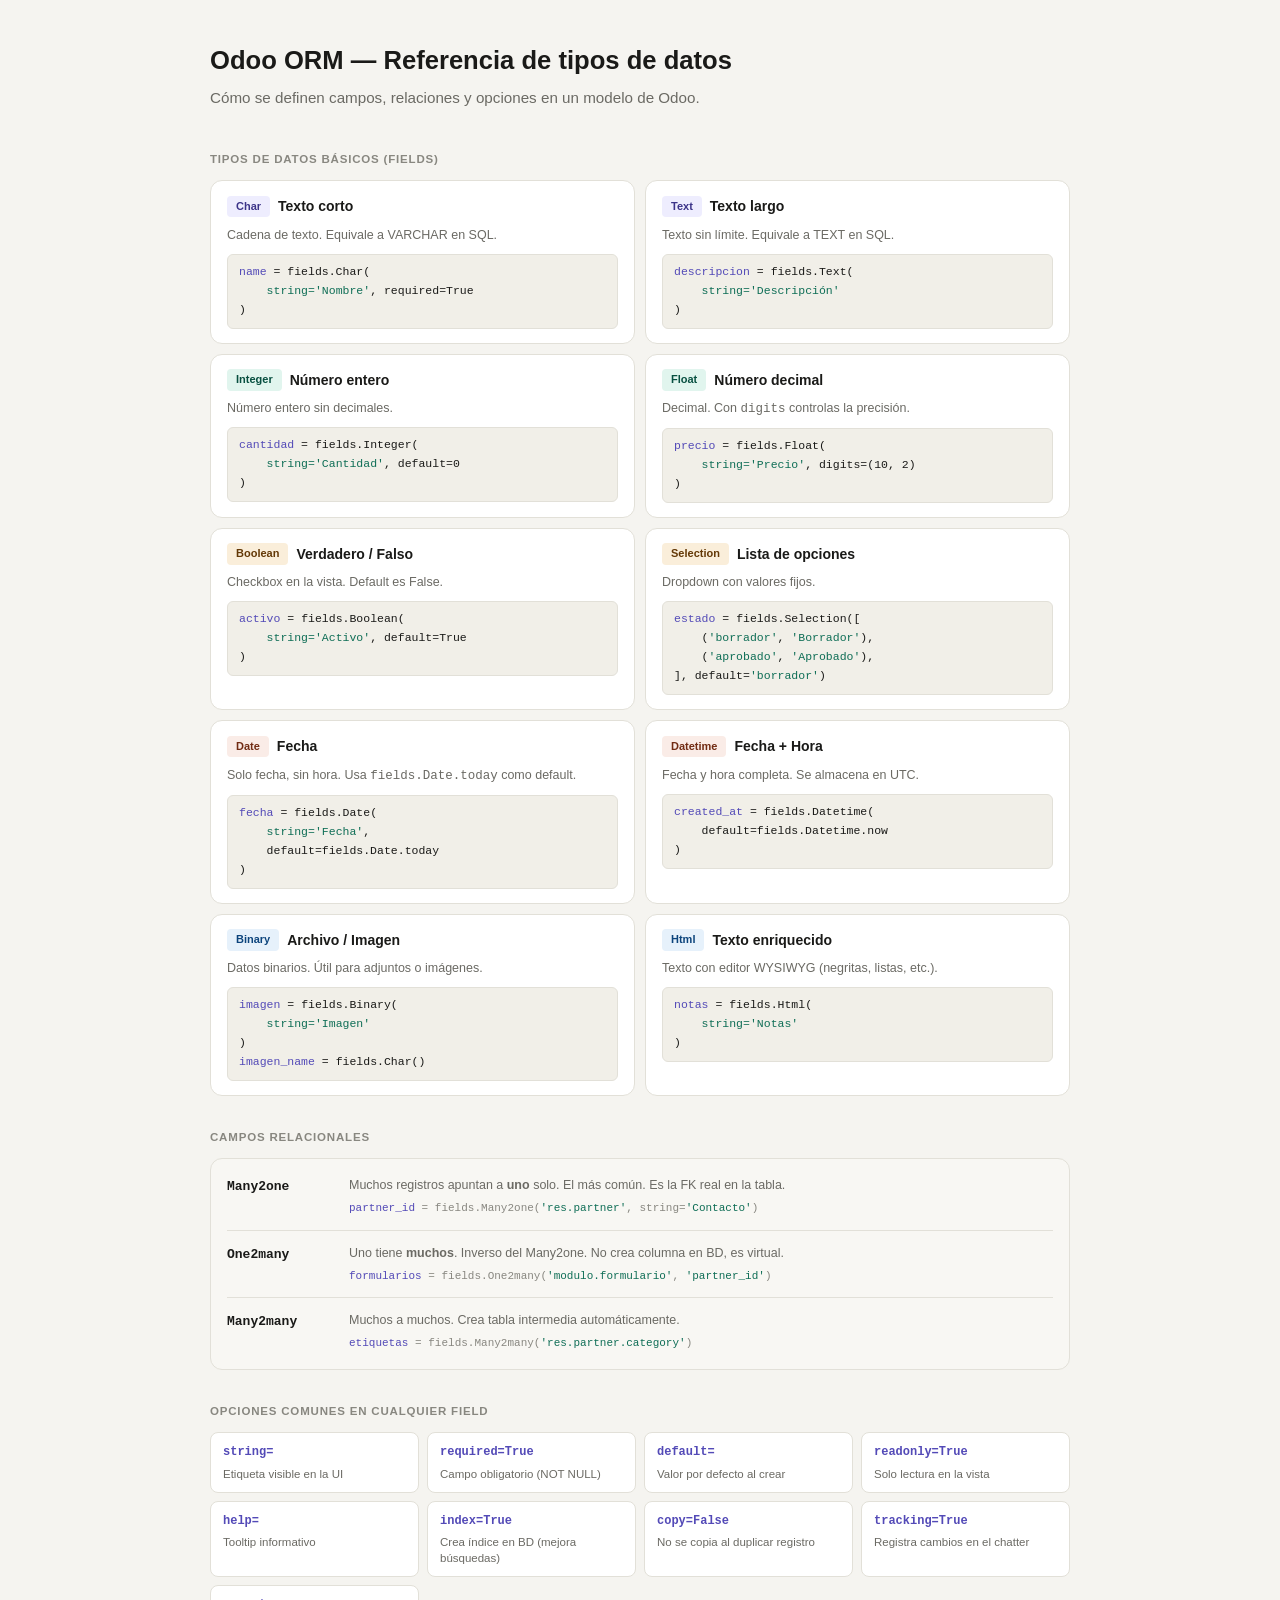
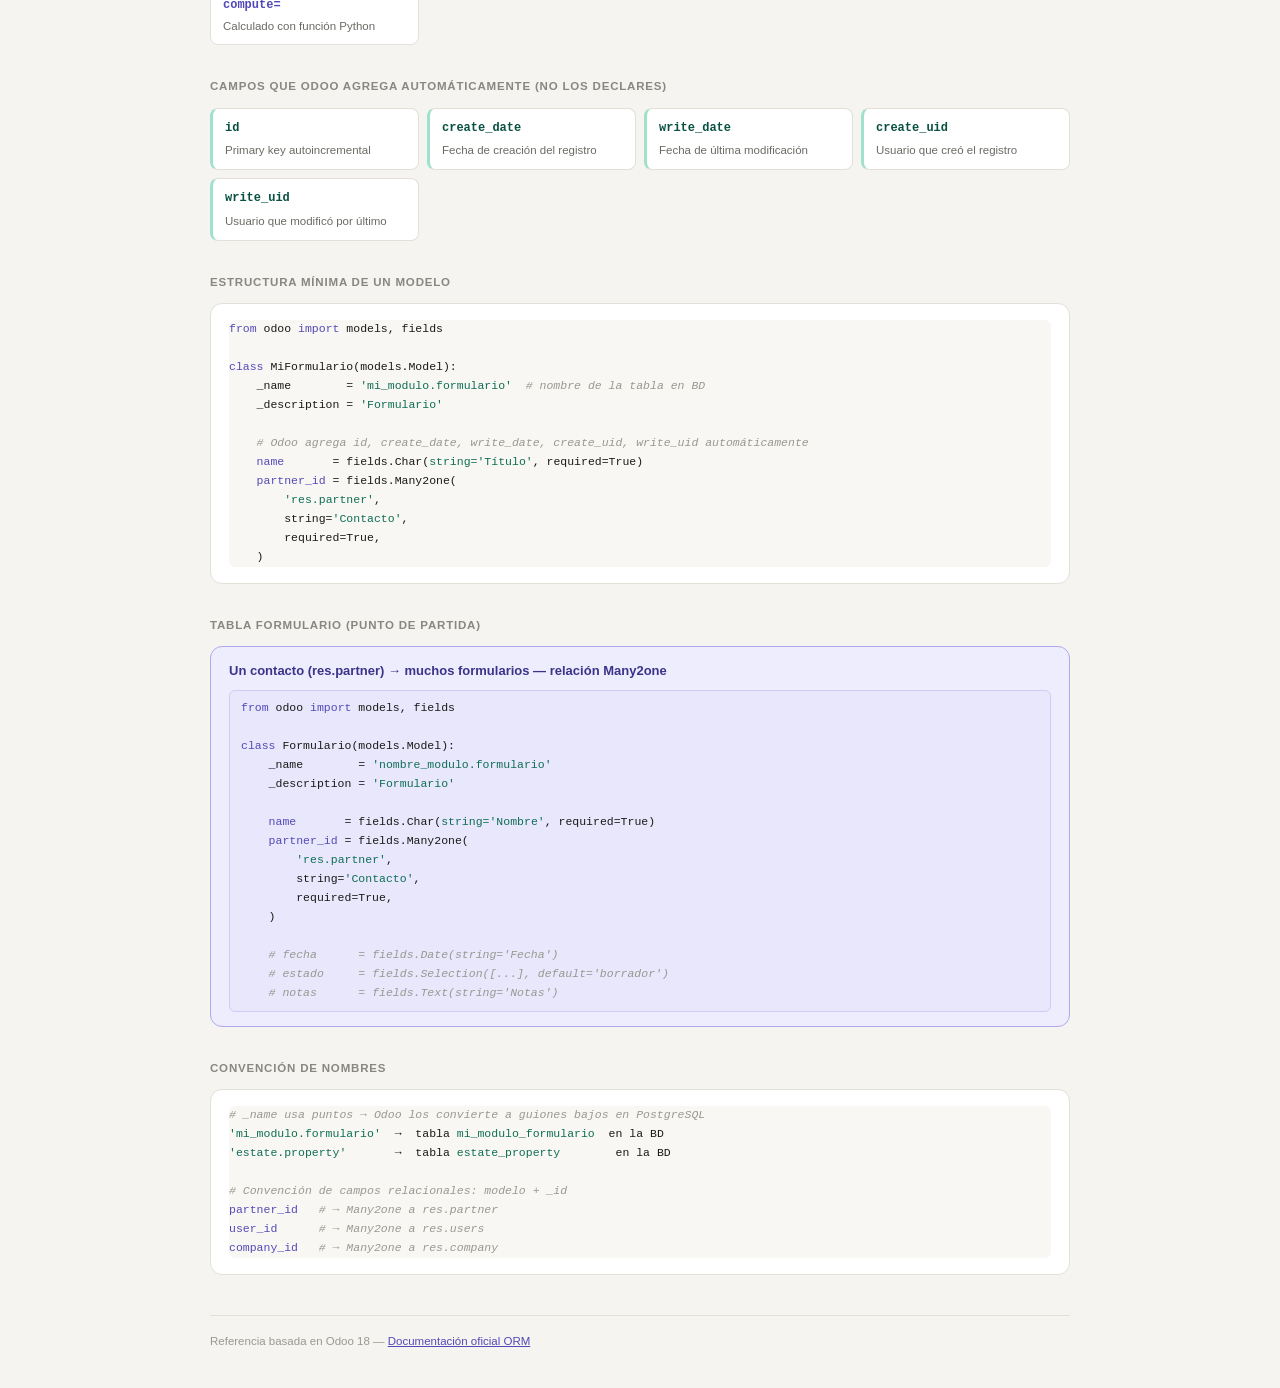
<file: index.html>
<!DOCTYPE html>
<html lang="es">
<head>
  <meta charset="UTF-8">
  <meta name="viewport" content="width=device-width, initial-scale=1.0">
  <title>Odoo ORM — Referencia de tipos de datos</title>
  <link rel="stylesheet" href="styles.css">
</head>
<body>
<div class="container">

  <h1>Odoo ORM — Referencia de tipos de datos</h1>
  <p class="subtitle">Cómo se definen campos, relaciones y opciones en un modelo de Odoo.</p>

  <!-- ══ TIPOS BÁSICOS ══ -->
  <div class="section-title">Tipos de datos básicos (fields)</div>
  <div class="grid">

    <div class="card">
      <div class="card-header">
        <span class="badge badge-purple">Char</span>
        <span class="card-name">Texto corto</span>
      </div>
      <div class="card-desc">Cadena de texto. Equivale a VARCHAR en SQL.</div>
      <pre><span class="kw">name</span> = fields.Char(
    <span class="str">string=</span><span class="str">'Nombre'</span>, required=True
)</pre>
    </div>

    <div class="card">
      <div class="card-header">
        <span class="badge badge-purple">Text</span>
        <span class="card-name">Texto largo</span>
      </div>
      <div class="card-desc">Texto sin límite. Equivale a TEXT en SQL.</div>
      <pre><span class="kw">descripcion</span> = fields.Text(
    <span class="str">string=</span><span class="str">'Descripción'</span>
)</pre>
    </div>

    <div class="card">
      <div class="card-header">
        <span class="badge badge-teal">Integer</span>
        <span class="card-name">Número entero</span>
      </div>
      <div class="card-desc">Número entero sin decimales.</div>
      <pre><span class="kw">cantidad</span> = fields.Integer(
    <span class="str">string=</span><span class="str">'Cantidad'</span>, default=0
)</pre>
    </div>

    <div class="card">
      <div class="card-header">
        <span class="badge badge-teal">Float</span>
        <span class="card-name">Número decimal</span>
      </div>
      <div class="card-desc">Decimal. Con <code>digits</code> controlas la precisión.</div>
      <pre><span class="kw">precio</span> = fields.Float(
    <span class="str">string=</span><span class="str">'Precio'</span>, digits=(10, 2)
)</pre>
    </div>

    <div class="card">
      <div class="card-header">
        <span class="badge badge-amber">Boolean</span>
        <span class="card-name">Verdadero / Falso</span>
      </div>
      <div class="card-desc">Checkbox en la vista. Default es False.</div>
      <pre><span class="kw">activo</span> = fields.Boolean(
    <span class="str">string=</span><span class="str">'Activo'</span>, default=True
)</pre>
    </div>

    <div class="card">
      <div class="card-header">
        <span class="badge badge-amber">Selection</span>
        <span class="card-name">Lista de opciones</span>
      </div>
      <div class="card-desc">Dropdown con valores fijos.</div>
      <pre><span class="kw">estado</span> = fields.Selection([
    (<span class="str">'borrador'</span>, <span class="str">'Borrador'</span>),
    (<span class="str">'aprobado'</span>, <span class="str">'Aprobado'</span>),
], default=<span class="str">'borrador'</span>)</pre>
    </div>

    <div class="card">
      <div class="card-header">
        <span class="badge badge-coral">Date</span>
        <span class="card-name">Fecha</span>
      </div>
      <div class="card-desc">Solo fecha, sin hora. Usa <code>fields.Date.today</code> como default.</div>
      <pre><span class="kw">fecha</span> = fields.Date(
    <span class="str">string=</span><span class="str">'Fecha'</span>,
    default=fields.Date.today
)</pre>
    </div>

    <div class="card">
      <div class="card-header">
        <span class="badge badge-coral">Datetime</span>
        <span class="card-name">Fecha + Hora</span>
      </div>
      <div class="card-desc">Fecha y hora completa. Se almacena en UTC.</div>
      <pre><span class="kw">created_at</span> = fields.Datetime(
    default=fields.Datetime.now
)</pre>
    </div>

    <div class="card">
      <div class="card-header">
        <span class="badge badge-blue">Binary</span>
        <span class="card-name">Archivo / Imagen</span>
      </div>
      <div class="card-desc">Datos binarios. Útil para adjuntos o imágenes.</div>
      <pre><span class="kw">imagen</span> = fields.Binary(
    <span class="str">string=</span><span class="str">'Imagen'</span>
)
<span class="kw">imagen_name</span> = fields.Char()</pre>
    </div>

    <div class="card">
      <div class="card-header">
        <span class="badge badge-blue">Html</span>
        <span class="card-name">Texto enriquecido</span>
      </div>
      <div class="card-desc">Texto con editor WYSIWYG (negritas, listas, etc.).</div>
      <pre><span class="kw">notas</span> = fields.Html(
    <span class="str">string=</span><span class="str">'Notas'</span>
)</pre>
    </div>

  </div>

  <!-- ══ RELACIONALES ══ -->
  <div class="section-title">Campos relacionales</div>
  <div class="rel-section">

    <div class="rel-row">
      <div class="rel-name">Many2one</div>
      <div>
        <div class="rel-desc">Muchos registros apuntan a <strong>uno</strong> solo. El más común. Es la FK real en la tabla.</div>
        <div class="rel-example">
          <span class="kw">partner_id</span> = fields.Many2one(<span class="str">'res.partner'</span>, string=<span class="str">'Contacto'</span>)
        </div>
      </div>
    </div>

    <div class="rel-row">
      <div class="rel-name">One2many</div>
      <div>
        <div class="rel-desc">Uno tiene <strong>muchos</strong>. Inverso del Many2one. No crea columna en BD, es virtual.</div>
        <div class="rel-example">
          <span class="kw">formularios</span> = fields.One2many(<span class="str">'modulo.formulario'</span>, <span class="str">'partner_id'</span>)
        </div>
      </div>
    </div>

    <div class="rel-row">
      <div class="rel-name">Many2many</div>
      <div>
        <div class="rel-desc">Muchos a muchos. Crea tabla intermedia automáticamente.</div>
        <div class="rel-example">
          <span class="kw">etiquetas</span> = fields.Many2many(<span class="str">'res.partner.category'</span>)
        </div>
      </div>
    </div>

  </div>

  <!-- ══ OPCIONES ══ -->
  <div class="section-title">Opciones comunes en cualquier field</div>
  <div class="opt-grid">
    <div class="opt-card"><div class="opt-name">string=</div><div class="opt-desc">Etiqueta visible en la UI</div></div>
    <div class="opt-card"><div class="opt-name">required=True</div><div class="opt-desc">Campo obligatorio (NOT NULL)</div></div>
    <div class="opt-card"><div class="opt-name">default=</div><div class="opt-desc">Valor por defecto al crear</div></div>
    <div class="opt-card"><div class="opt-name">readonly=True</div><div class="opt-desc">Solo lectura en la vista</div></div>
    <div class="opt-card"><div class="opt-name">help=</div><div class="opt-desc">Tooltip informativo</div></div>
    <div class="opt-card"><div class="opt-name">index=True</div><div class="opt-desc">Crea índice en BD (mejora búsquedas)</div></div>
    <div class="opt-card"><div class="opt-name">copy=False</div><div class="opt-desc">No se copia al duplicar registro</div></div>
    <div class="opt-card"><div class="opt-name">tracking=True</div><div class="opt-desc">Registra cambios en el chatter</div></div>
    <div class="opt-card"><div class="opt-name">compute=</div><div class="opt-desc">Calculado con función Python</div></div>
  </div>

  <!-- ══ CAMPOS AUTOMÁTICOS ══ -->
  <div class="section-title">Campos que Odoo agrega automáticamente (no los declares)</div>
  <div class="auto-grid">
    <div class="auto-card"><div class="auto-name">id</div><div class="auto-desc">Primary key autoincremental</div></div>
    <div class="auto-card"><div class="auto-name">create_date</div><div class="auto-desc">Fecha de creación del registro</div></div>
    <div class="auto-card"><div class="auto-name">write_date</div><div class="auto-desc">Fecha de última modificación</div></div>
    <div class="auto-card"><div class="auto-name">create_uid</div><div class="auto-desc">Usuario que creó el registro</div></div>
    <div class="auto-card"><div class="auto-name">write_uid</div><div class="auto-desc">Usuario que modificó por último</div></div>
  </div>

  <!-- ══ ESTRUCTURA MÍNIMA ══ -->
  <div class="section-title">Estructura mínima de un modelo</div>
  <div class="struct-card">
    <pre><span class="kw">from</span> odoo <span class="kw">import</span> models, fields

<span class="kw">class</span> MiFormulario(models.Model):
    _name        = <span class="str">'mi_modulo.formulario'</span>  <span class="cm"># nombre de la tabla en BD</span>
    _description = <span class="str">'Formulario'</span>

    <span class="cm"># Odoo agrega id, create_date, write_date, create_uid, write_uid automáticamente</span>
    <span class="kw">name</span>       = fields.Char(<span class="str">string=</span><span class="str">'Título'</span>, required=True)
    <span class="kw">partner_id</span> = fields.Many2one(
        <span class="str">'res.partner'</span>,
        string=<span class="str">'Contacto'</span>,
        required=True,
    )</pre>
  </div>

  <!-- ══ TU TABLA ══ -->
  <div class="section-title">Tabla formulario (punto de partida)</div>
  <div class="highlight-card">
    <div class="hl-title">Un contacto (res.partner) → muchos formularios — relación Many2one</div>
    <pre><span class="kw">from</span> odoo <span class="kw">import</span> models, fields

<span class="kw">class</span> Formulario(models.Model):
    _name        = <span class="str">'nombre_modulo.formulario'</span>
    _description = <span class="str">'Formulario'</span>

    <span class="kw">name</span>       = fields.Char(<span class="str">string=</span><span class="str">'Nombre'</span>, required=True)
    <span class="kw">partner_id</span> = fields.Many2one(
        <span class="str">'res.partner'</span>,
        string=<span class="str">'Contacto'</span>,
        required=True,
    )

    <span class="cm"># fecha      = fields.Date(string='Fecha')</span>
    <span class="cm"># estado     = fields.Selection([...], default='borrador')</span>
    <span class="cm"># notas      = fields.Text(string='Notas')</span></pre>
  </div>

  <!-- ══ CONVENCIÓN NOMBRES ══ -->
  <div class="section-title">Convención de nombres</div>
  <div class="struct-card">
    <pre><span class="cm"># _name usa puntos → Odoo los convierte a guiones bajos en PostgreSQL</span>
<span class="str">'mi_modulo.formulario'</span>  →  tabla <span class="str">mi_modulo_formulario</span>  en la BD
<span class="str">'estate.property'</span>       →  tabla <span class="str">estate_property</span>        en la BD

<span class="cm"># Convención de campos relacionales: modelo + _id</span>
<span class="kw">partner_id</span>   <span class="cm"># → Many2one a res.partner</span>
<span class="kw">user_id</span>      <span class="cm"># → Many2one a res.users</span>
<span class="kw">company_id</span>   <span class="cm"># → Many2one a res.company</span></pre>
  </div>

  <div class="footer">
    Referencia basada en Odoo 18 —
    <a href="https://www.odoo.com/documentation/18.0/developer/reference/backend/orm.html" target="_blank">
      Documentación oficial ORM
    </a>
  </div>

</div>
</body>
</html>
</file>
<file: styles.css>
/* ── Reset ── */
*, *::before, *::after {
  box-sizing: border-box;
  margin: 0;
  padding: 0;
}

/* ── Base ── */
body {
  font-family: -apple-system, BlinkMacSystemFont, 'Segoe UI', sans-serif;
  background: #f5f4f0;
  color: #1a1a18;
  padding: 2.5rem 1.5rem;
  line-height: 1.6;
}

.container {
  max-width: 860px;
  margin: 0 auto;
}

/* ── Tipografía general ── */
h1 {
  font-size: 1.6rem;
  font-weight: 600;
  margin-bottom: .3rem;
  color: #1a1a18;
}

.subtitle {
  font-size: .95rem;
  color: #6b6a64;
  margin-bottom: 2.5rem;
}

.section-title {
  font-size: .72rem;
  font-weight: 600;
  color: #888780;
  text-transform: uppercase;
  letter-spacing: .07em;
  margin: 2rem 0 .75rem;
}

a {
  color: #534AB7;
}

/* ── Código ── */
pre {
  background: #f1efe8;
  border: 1px solid #e2e0d8;
  border-radius: 6px;
  padding: 8px 11px;
  font-family: 'SFMono-Regular', 'Consolas', 'Menlo', monospace;
  font-size: 11.5px;
  line-height: 1.65;
  overflow-x: auto;
  color: #1a1a18;
  white-space: pre;
}

/* Colores de sintaxis */
.kw  { color: #534AB7; font-weight: 500; }  /* keyword / nombre de campo */
.str { color: #0F6E56; }                     /* string */
.cm  { color: #999891; font-style: italic; } /* comentario */

/* ── Badges ── */
.badge {
  font-size: 11px;
  font-weight: 600;
  padding: 2px 9px;
  border-radius: 4px;
  white-space: nowrap;
}

.badge-purple { background: #EEEDFE; color: #3C3489; }
.badge-teal   { background: #E1F5EE; color: #085041; }
.badge-amber  { background: #FAEEDA; color: #633806; }
.badge-coral  { background: #FAECE7; color: #712B13; }
.badge-blue   { background: #E6F1FB; color: #0C447C; }

/* ── Tarjetas de campos básicos ── */
.grid {
  display: grid;
  grid-template-columns: repeat(auto-fill, minmax(340px, 1fr));
  gap: 10px;
  margin-bottom: 1.5rem;
}

.card {
  background: #fff;
  border: 1px solid #e2e0d8;
  border-radius: 12px;
  padding: 14px 16px;
}

.card-header {
  display: flex;
  align-items: center;
  gap: 8px;
  margin-bottom: 7px;
}

.card-name {
  font-size: 14px;
  font-weight: 600;
  color: #1a1a18;
}

.card-desc {
  font-size: 12.5px;
  color: #6b6a64;
  margin-bottom: 9px;
}

/* ── Campos relacionales ── */
.rel-section {
  background: #f8f7f3;
  border: 1px solid #e2e0d8;
  border-radius: 12px;
  padding: 4px 16px;
  margin-bottom: 1.5rem;
}

.rel-row {
  display: grid;
  grid-template-columns: 110px 1fr;
  gap: 12px;
  align-items: start;
  padding: 12px 0;
  border-bottom: 1px solid #e2e0d8;
}

.rel-row:last-child {
  border-bottom: none;
}

.rel-name {
  font-family: 'SFMono-Regular', 'Consolas', monospace;
  font-size: 13px;
  font-weight: 600;
  color: #1a1a18;
  padding-top: 2px;
}

.rel-desc {
  font-size: 12.5px;
  color: #6b6a64;
  margin-bottom: 5px;
}

.rel-example {
  font-family: 'SFMono-Regular', 'Consolas', monospace;
  font-size: 11px;
  color: #888780;
}

/* ── Opciones comunes ── */
.opt-grid {
  display: grid;
  grid-template-columns: repeat(auto-fill, minmax(170px, 1fr));
  gap: 8px;
  margin-bottom: 1.5rem;
}

.opt-card {
  background: #fff;
  border: 1px solid #e2e0d8;
  border-radius: 8px;
  padding: 10px 12px;
}

.opt-name {
  font-family: 'SFMono-Regular', 'Consolas', monospace;
  font-size: 12px;
  font-weight: 600;
  color: #534AB7;
  margin-bottom: 3px;
}

.opt-desc {
  font-size: 11.5px;
  color: #6b6a64;
  line-height: 1.4;
}

/* ── Campos automáticos ── */
.auto-grid {
  display: grid;
  grid-template-columns: repeat(auto-fill, minmax(170px, 1fr));
  gap: 8px;
  margin-bottom: 1.5rem;
}

.auto-card {
  background: #fff;
  border: 1px solid #e2e0d8;
  border-left: 3px solid #9FE1CB;
  border-radius: 8px;
  padding: 10px 12px;
}

.auto-name {
  font-family: 'SFMono-Regular', 'Consolas', monospace;
  font-size: 12px;
  font-weight: 600;
  color: #085041;
  margin-bottom: 3px;
}

.auto-desc {
  font-size: 11.5px;
  color: #6b6a64;
}

/* ── Tarjetas de código (estructura mínima / convención) ── */
.struct-card {
  background: #fff;
  border: 1px solid #e2e0d8;
  border-radius: 12px;
  padding: 16px 18px;
  margin-bottom: 1.5rem;
}

.struct-card pre {
  background: #f8f7f3;
  border: none;
  padding: 0;
}

/* ── Tarjeta destacada (tu tabla) ── */
.highlight-card {
  background: #EEEDFE;
  border: 1px solid #AFA9EC;
  border-radius: 12px;
  padding: 14px 18px;
  margin-bottom: 1.5rem;
}

.highlight-card pre {
  background: #e8e7fc;
  border: 1px solid #CECBF6;
}

.hl-title {
  font-size: 13px;
  font-weight: 600;
  color: #3C3489;
  margin-bottom: 8px;
}

/* ── Footer ── */
.footer {
  font-size: 11.5px;
  color: #999891;
  margin-top: 2.5rem;
  padding-top: 1rem;
  border-top: 1px solid #e2e0d8;
}
</file>
